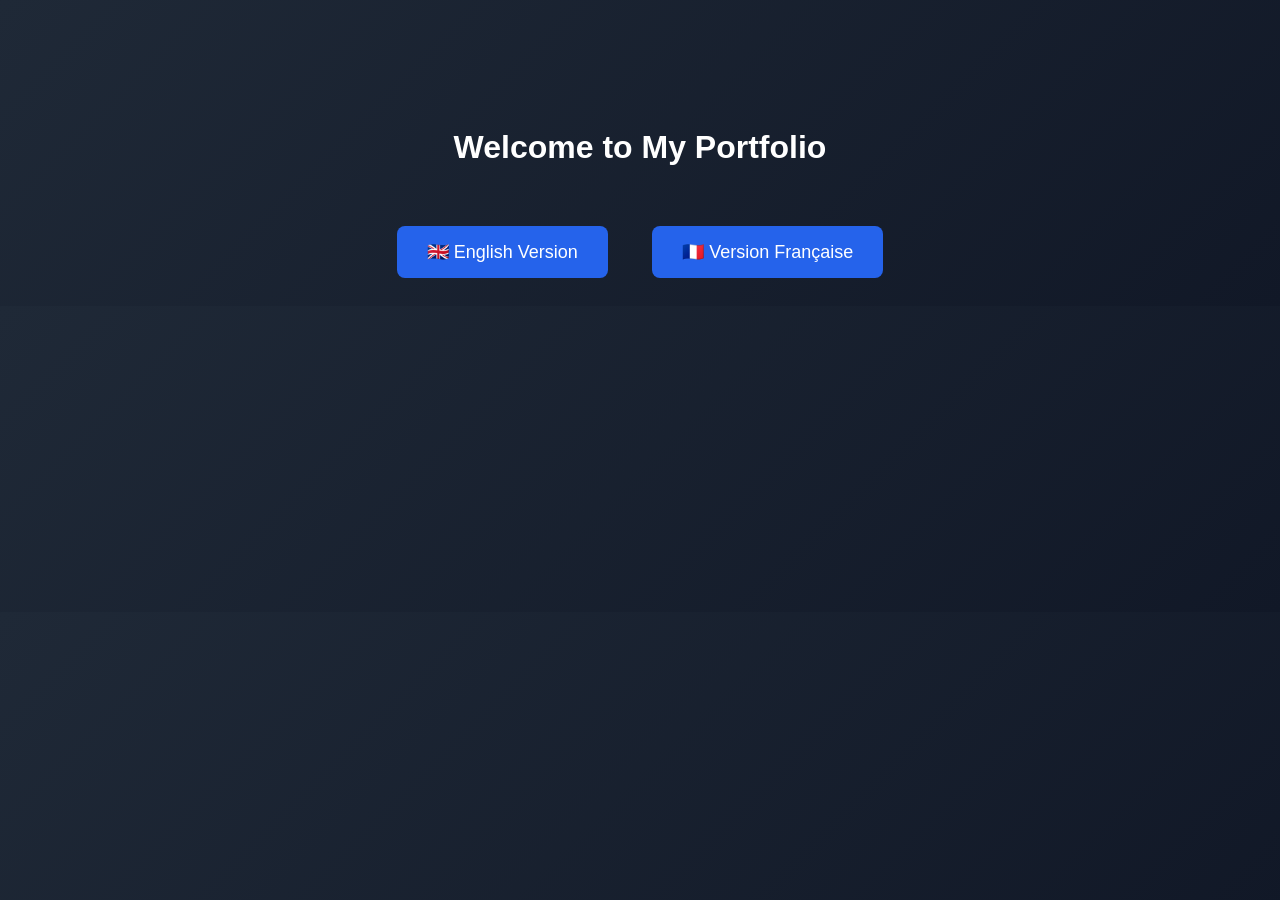
<file: index.html>
<!DOCTYPE html>
<html lang="en">
<head>
  <meta charset="UTF-8">
  <title>Ichraf Jarroudi | Portfolio</title>
  <style>
    body {
      font-family: Arial, sans-serif;
      background: linear-gradient(135deg, #1f2937, #111827);
      color: white;
      text-align: center;
      padding-top: 100px;
    }

    h1 {
      margin-bottom: 40px;
    }

    .btn {
      display: inline-block;
      margin: 20px;
      padding: 15px 30px;
      font-size: 18px;
      text-decoration: none;
      color: white;
      background-color: #2563eb;
      border-radius: 8px;
      transition: 0.3s;
    }

    .btn:hover {
      background-color: #1d4ed8;
      transform: scale(1.05);
    }
  </style>
</head>
<body>

  <h1>Welcome to My Portfolio</h1>

  <a href="english/" class="btn">🇬🇧 English Version</a>
  <a href="francais/" class="btn">🇫🇷 Version Française</a>

</body>
</html>
</file>
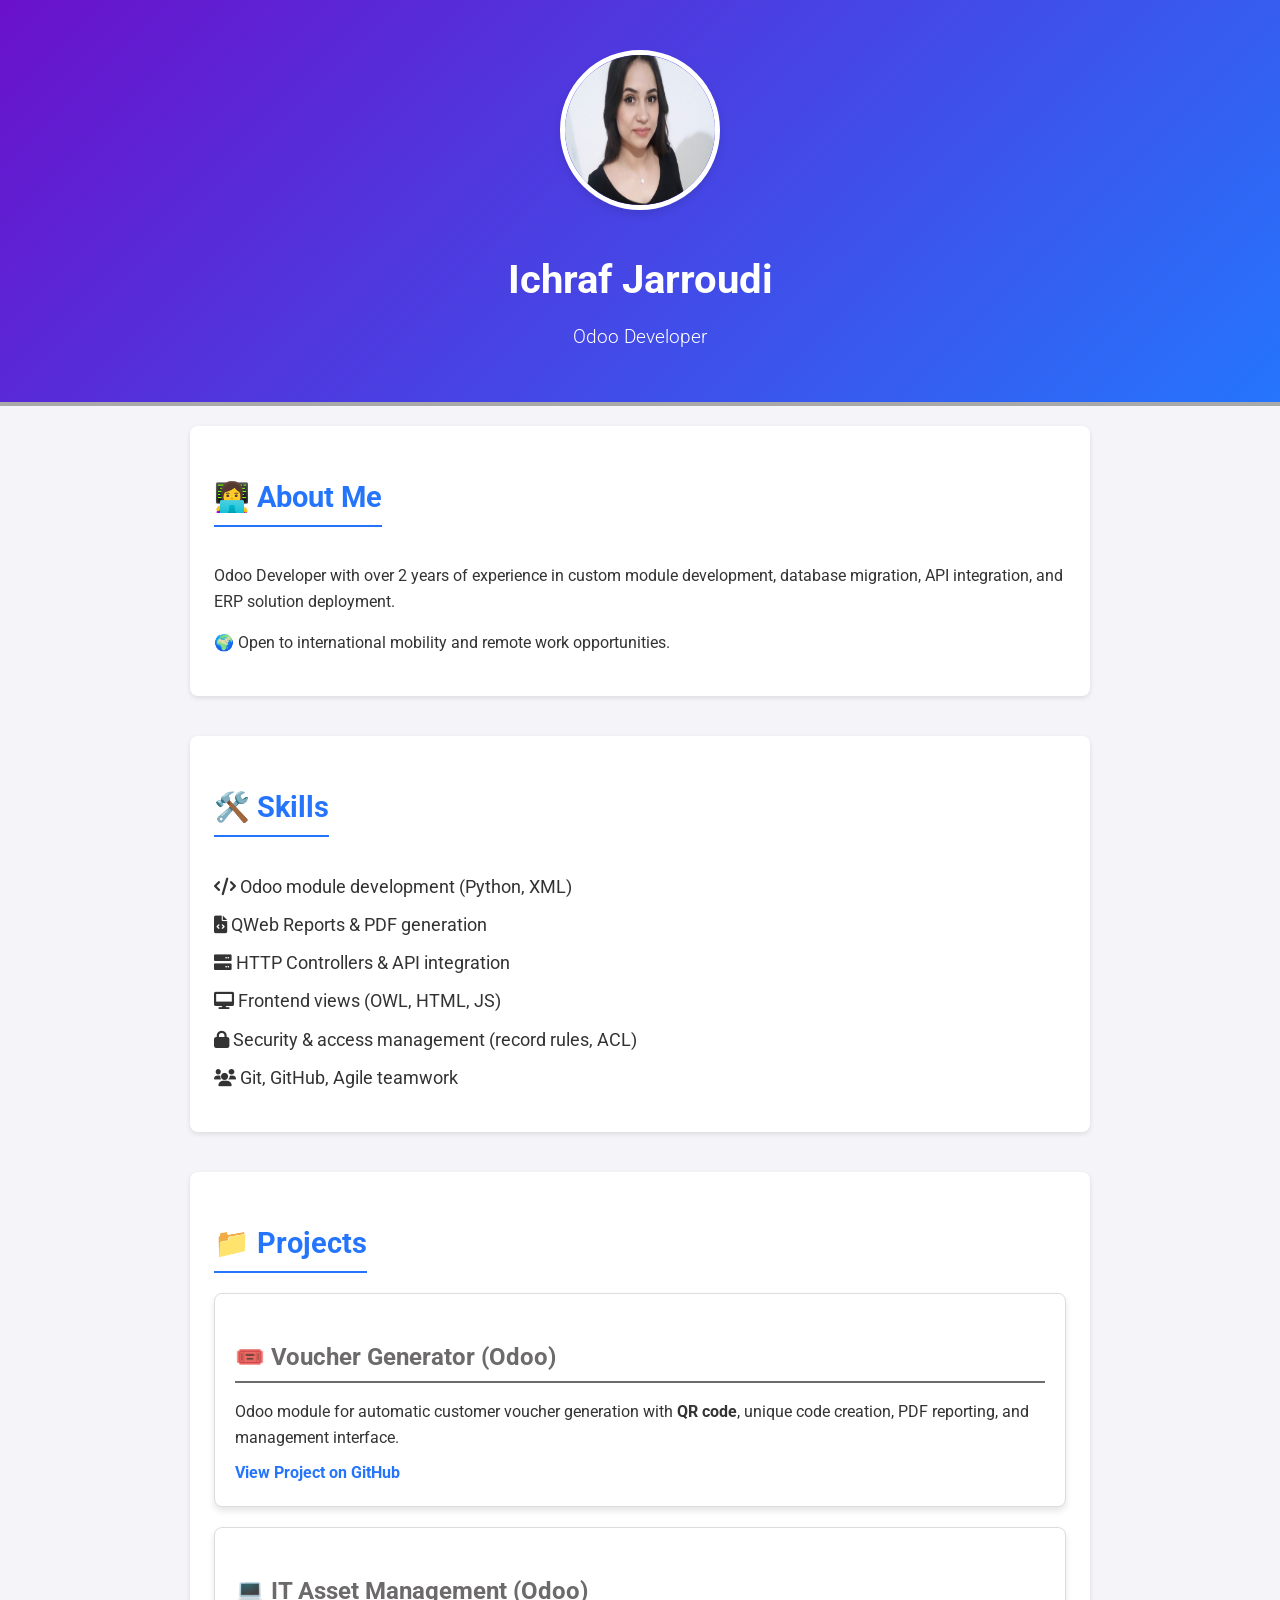
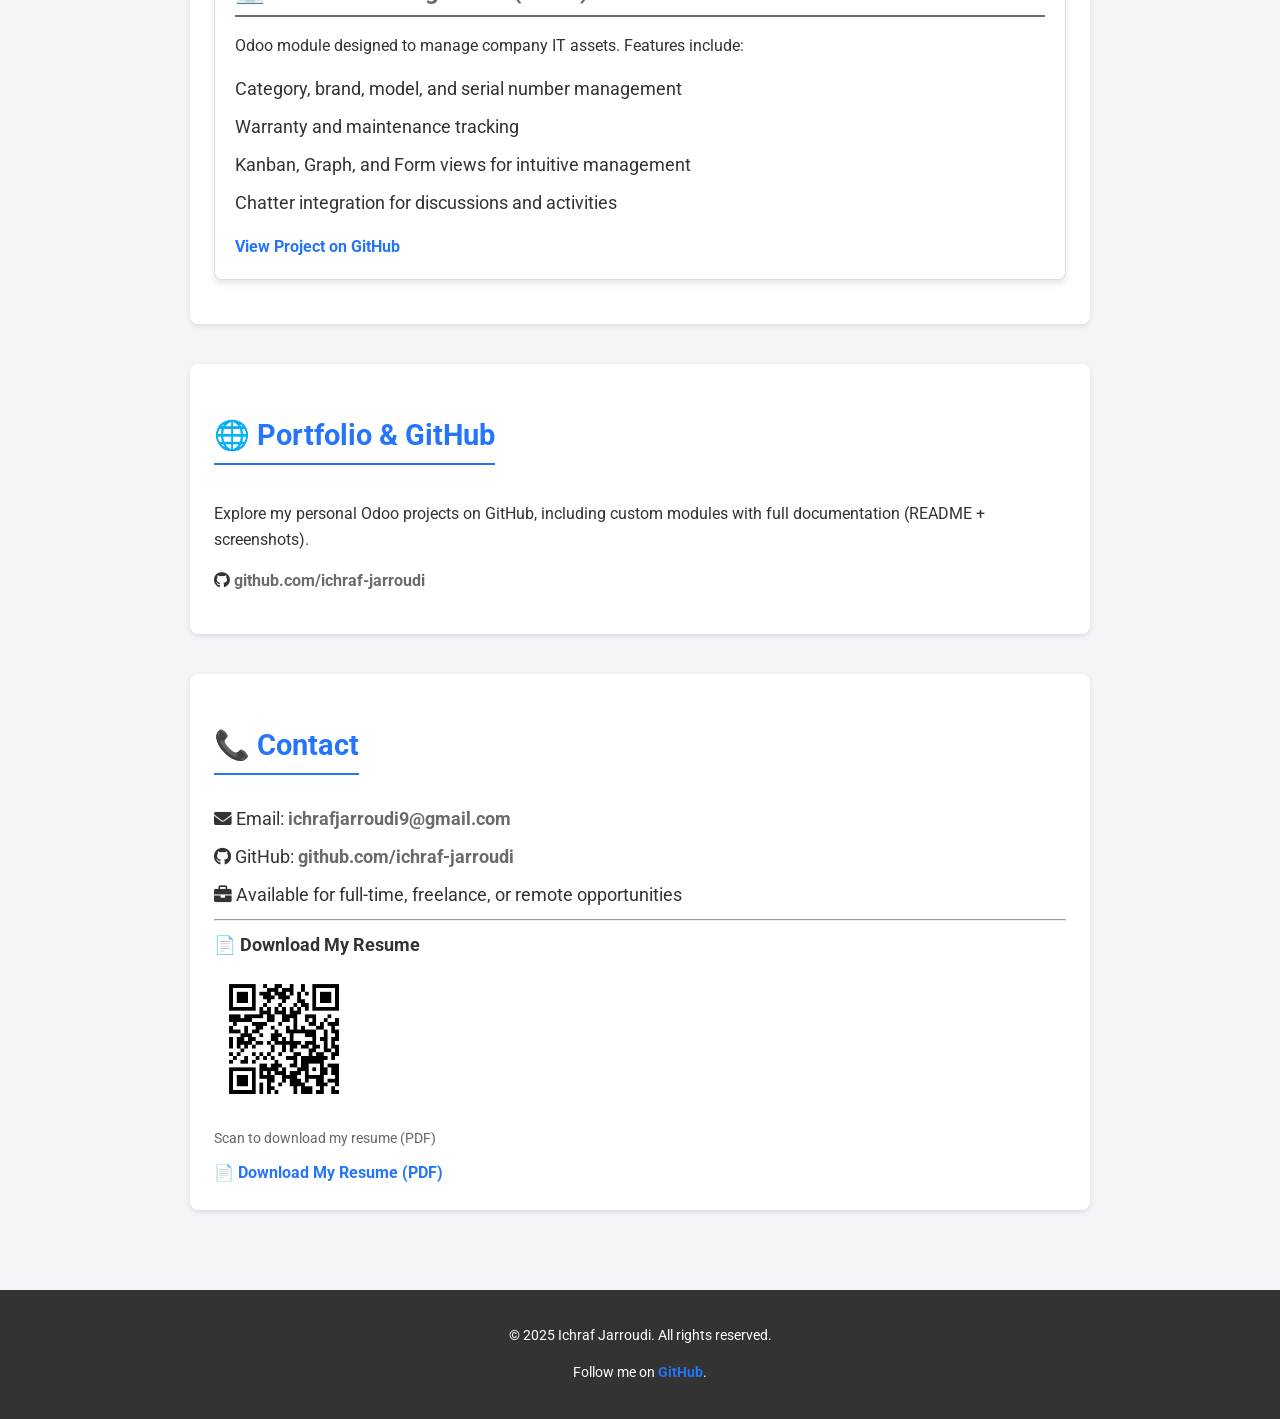
<file: english/index.html>
<!DOCTYPE html>
<html lang="en">
<head>
  <meta charset="UTF-8">
  <meta name="viewport" content="width=device-width, initial-scale=1.0">
  <title>Ichraf Jarroudi | Portfolio</title>
  <link rel="stylesheet" href="styles.css">
  <link href="https://fonts.googleapis.com/css2?family=Roboto:wght@400;700&display=swap" rel="stylesheet">
  <link rel="stylesheet" href="https://cdnjs.cloudflare.com/ajax/libs/font-awesome/6.0.0-beta3/css/all.min.css">
  <style>
    body {
      font-family: 'Roboto', sans-serif;
      margin: 0;
      padding: 0;
      background-color: #f4f4f9;
      color: #333;
    }
    header {
      background: linear-gradient(135deg, #6a11cb, #2575fc);
      color: white;
      text-align: center;
      padding: 50px 20px;
    }
    header .profile-pic {
      width: 150px;
      height: 150px;
      border-radius: 50%;
      border: 5px solid white;
      margin-bottom: 20px;
    }
    header h1 {
      font-size: 2.5rem;
      margin: 10px 0;
    }
    header p {
      font-size: 1.2rem;
      margin: 0;
    }
    main {
      padding: 20px;
    }
    section {
      margin-bottom: 40px;
    }
    section h2 {
      font-size: 1.8rem;
      color: #2575fc;
      margin-bottom: 20px;
      border-bottom: 2px solid #2575fc;
      display: inline-block;
    }
    .skills ul, .projects ul {
      list-style: none;
      padding: 0;
    }
    .skills li, .projects li {
      margin: 10px 0;
      font-size: 1.1rem;
    }
    .projects .project {
      background: white;
      border: 1px solid #ddd;
      border-radius: 8px;
      padding: 20px;
      margin-bottom: 20px;
      box-shadow: 0 4px 6px rgba(0, 0, 0, 0.1);
      transition: transform 0.3s ease, box-shadow 0.3s ease;
    }
    .projects .project:hover {
      transform: translateY(-5px);
      box-shadow: 0 6px 10px rgba(0, 0, 0, 0.15);
    }
    .projects .project h3 {
      font-size: 1.5rem;
      margin-bottom: 10px;
    }
    .projects .project p {
      font-size: 1rem;
      margin-bottom: 10px;
    }
    .projects .project a {
      text-decoration: none;
      color: #2575fc;
      font-weight: bold;
    }
    .contact p {
      font-size: 1.1rem;
      margin: 10px 0;
    }
    footer {
      background: #333;
      color: white;
      text-align: center;
      padding: 20px;
    }
    footer a {
      color: #2575fc;
      text-decoration: none;
    }
  </style>
</head>
<body>
  <header>
    <img src="images/profile.jpg" alt="Profile picture of Ichraf Jarroudi" class="profile-pic">
    <h1>Ichraf Jarroudi</h1>
    <p>Odoo Developer</p>
  </header>

  <main>
    <section class="about">
      <h2>👩‍💻 About Me</h2>
      <p>
        Odoo Developer with over 2 years of experience in custom module development,
        database migration, API integration, and ERP solution deployment.
      </p>
      <p>
        🌍 Open to international mobility and remote work opportunities.
      </p>
    </section>

    <section class="skills">
      <h2>🛠️ Skills</h2>
      <ul>
        <li><i class="fas fa-code"></i> Odoo module development (Python, XML)</li>
        <li><i class="fas fa-file-code"></i> QWeb Reports & PDF generation</li>
        <li><i class="fas fa-server"></i> HTTP Controllers & API integration</li>
        <li><i class="fas fa-desktop"></i> Frontend views (OWL, HTML, JS)</li>
        <li><i class="fas fa-lock"></i> Security & access management (record rules, ACL)</li>
        <li><i class="fas fa-users"></i> Git, GitHub, Agile teamwork</li>
      </ul>
    </section>

    <section class="projects">
      <h2>📁 Projects</h2>

      <article class="project">
        <h3>🎟️ Voucher Generator (Odoo)</h3>
        <p>
          Odoo module for automatic customer voucher generation with <strong>QR code</strong>,
          unique code creation, PDF reporting, and management interface.
        </p>
        <a href="https://github.com/ichraf-jarroudi/voucher_generator" target="_blank">View Project on GitHub</a>
      </article>

      <article class="project">
        <h3>💻 IT Asset Management (Odoo)</h3>
        <p>
          Odoo module designed to manage company IT assets. Features include:
        </p>
        <ul>
          <li>Category, brand, model, and serial number management</li>
          <li>Warranty and maintenance tracking</li>
          <li>Kanban, Graph, and Form views for intuitive management</li>
          <li>Chatter integration for discussions and activities</li>
        </ul>
        <a href="https://github.com/ichraf-jarroudi/it_asset_management" target="_blank">View Project on GitHub</a>
      </article>
    </section>

    <section class="portfolio">
      <h2>🌐 Portfolio & GitHub</h2>
      <p>
        Explore my personal Odoo projects on GitHub, including custom modules
        with full documentation (README + screenshots).
      </p>
      <p>
        <i class="fab fa-github"></i>
        <a href="https://github.com/ichraf-jarroudi" target="_blank">
          github.com/ichraf-jarroudi
        </a>
      </p>
    </section>

    <section class="contact">
      <h2>📞 Contact</h2>
      <p><i class="fas fa-envelope"></i> Email: <a href="mailto:ichrafjarroudi9@gmail.com">ichrafjarroudi9@gmail.com</a></p>
      <p><i class="fab fa-github"></i> GitHub: <a href="https://github.com/ichraf-jarroudi" target="_blank">github.com/ichraf-jarroudi</a></p>
      <p><i class="fas fa-briefcase"></i> Available for full-time, freelance, or remote opportunities</p>
      <!-- QR code for CV download -->
      <hr>

      <p><strong>📄 Download My Resume</strong></p>

      <img src="images/qr_cv.png"
          alt="QR Code Download Resume"
          style="width:140px;height:140px;">

      <p style="font-size:0.9rem; color:#666;">
        Scan to download my resume (PDF)
      </p>

      <a href="assets/cv/Ichraf_Jarroudi_CV_ENG.pdf"
        download
        style="font-weight:bold; color:#2575fc;">
        📄 Download My Resume (PDF)
      </a>

    </section>
  </main>

  <footer>
    <p>&copy; 2025 Ichraf Jarroudi. All rights reserved.</p>
    <p>Follow me on <a href="https://github.com/ichraf-jarroudi" target="_blank">GitHub</a>.</p>
  </footer>
</body>
</html>
</file>
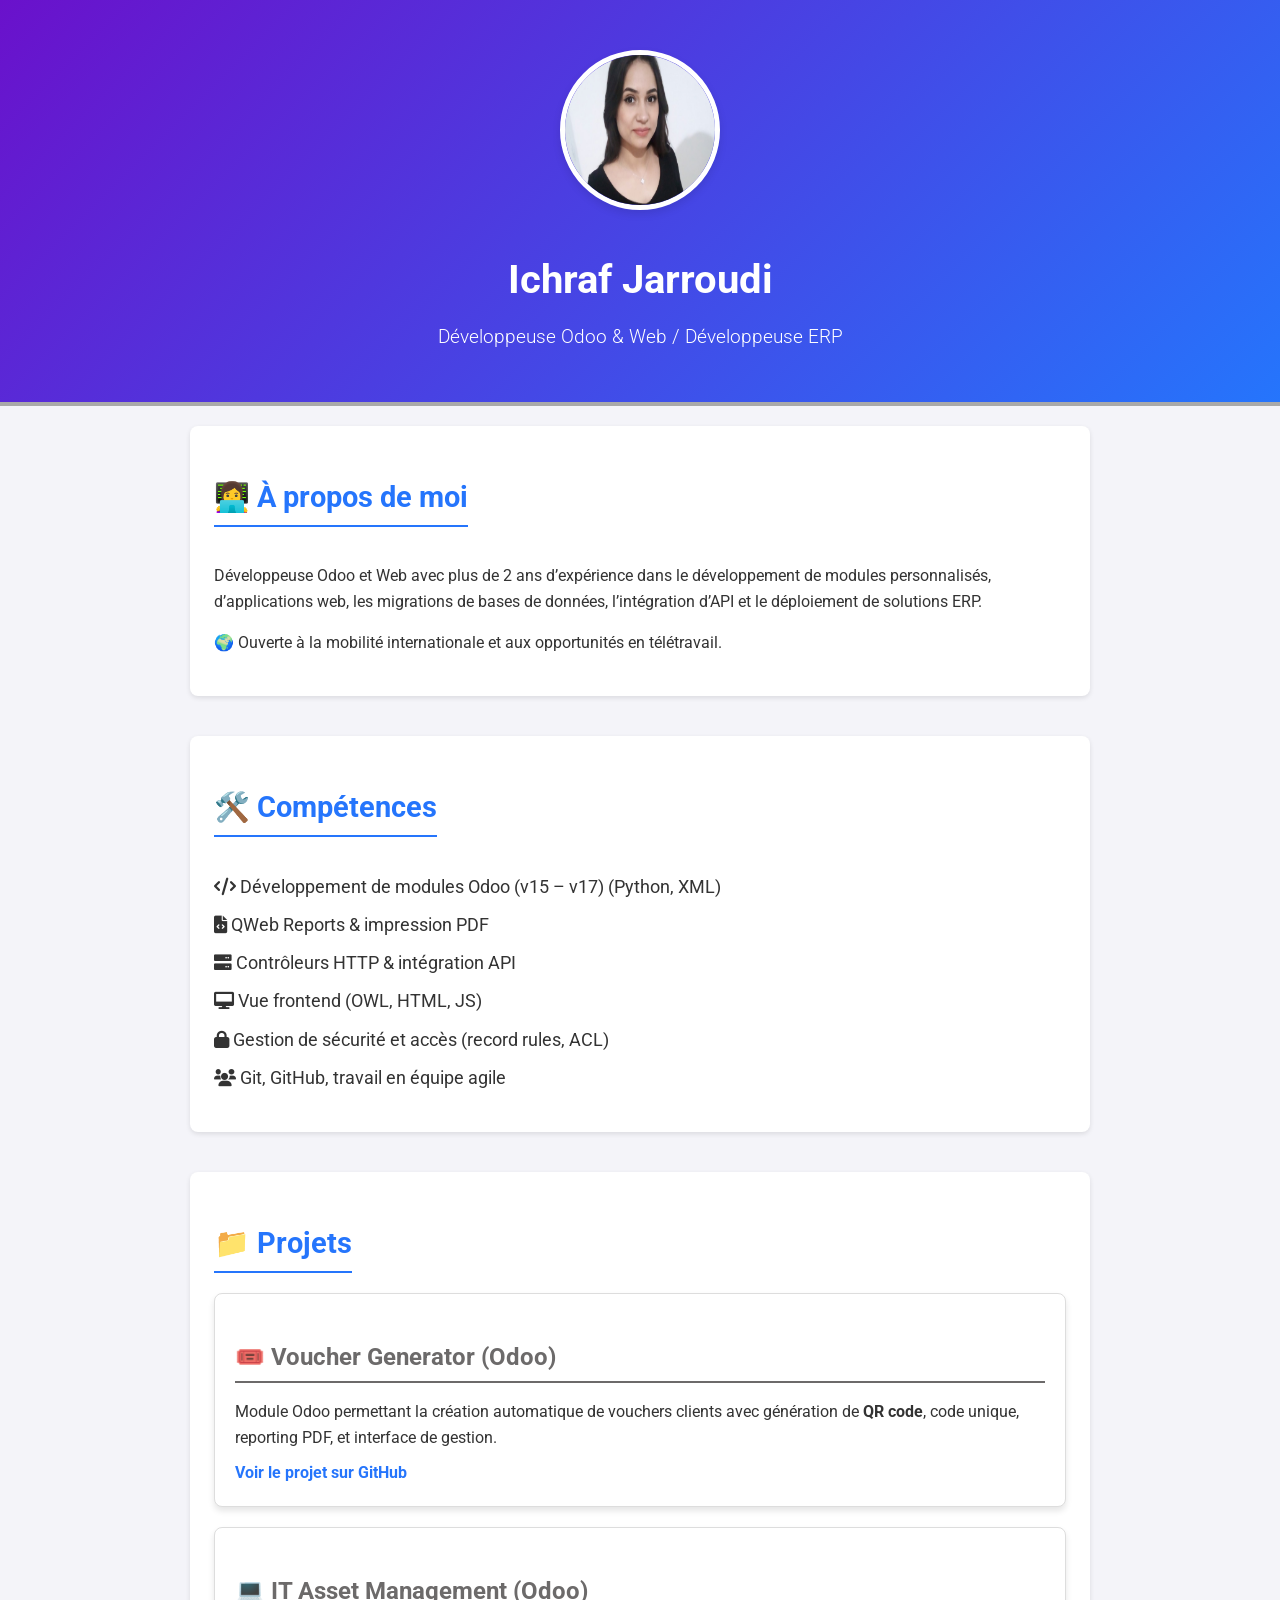
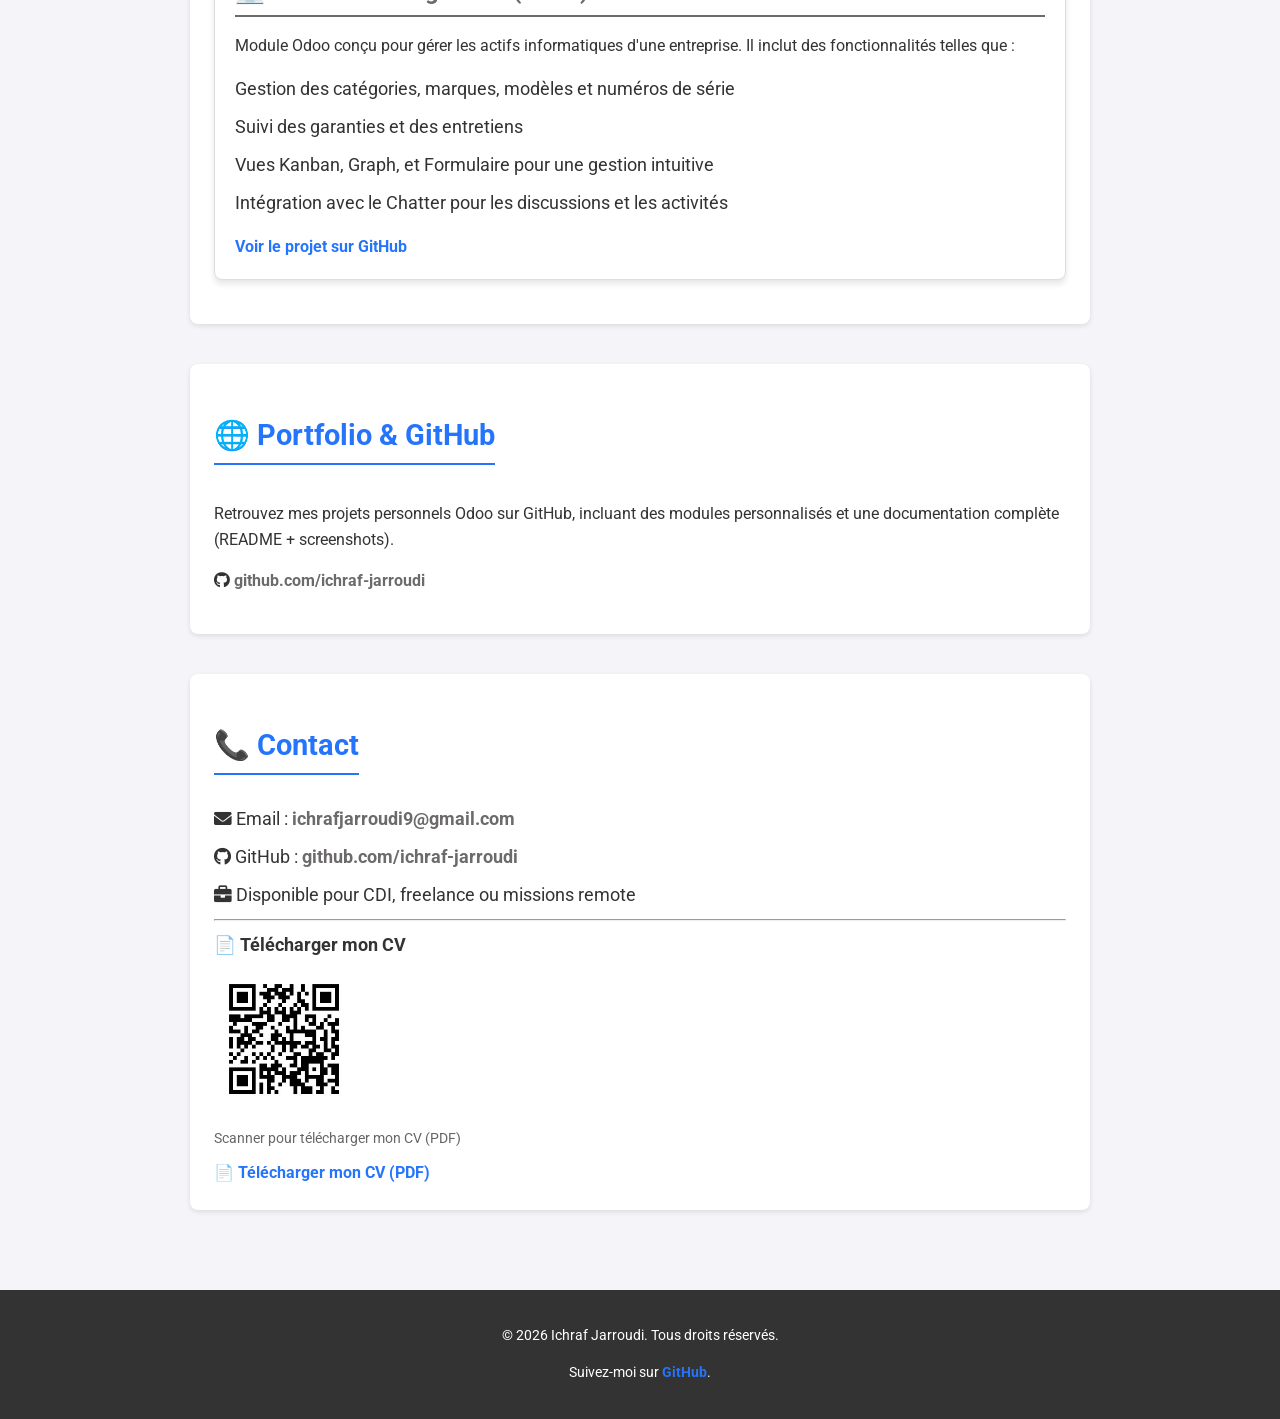
<file: francais/index.html>
<!DOCTYPE html>
<html lang="fr">
<head>
  <meta charset="UTF-8">
  <meta name="viewport" content="width=device-width, initial-scale=1.0">
  <title>Portfolio - Ichraf Jarroudi</title>
  <link rel="stylesheet" href="styles.css">
  <link href="https://fonts.googleapis.com/css2?family=Roboto:wght@400;700&display=swap" rel="stylesheet">
  <link rel="stylesheet" href="https://cdnjs.cloudflare.com/ajax/libs/font-awesome/6.0.0-beta3/css/all.min.css">
  <style>
    body {
      font-family: 'Roboto', sans-serif;
      margin: 0;
      padding: 0;
      background-color: #f4f4f9;
      color: #333;
    }
    header {
      background: linear-gradient(135deg, #6a11cb, #2575fc);
      color: white;
      text-align: center;
      padding: 50px 20px;
    }
    header .profile-pic {
      width: 150px;
      height: 150px;
      border-radius: 50%;
      border: 5px solid white;
      margin-bottom: 20px;
    }
    header h1 {
      font-size: 2.5rem;
      margin: 10px 0;
    }
    header p {
      font-size: 1.2rem;
      margin: 0;
    }
    main {
      padding: 20px;
    }
    section {
      margin-bottom: 40px;
    }
    section h2 {
      font-size: 1.8rem;
      color: #2575fc;
      margin-bottom: 20px;
      border-bottom: 2px solid #2575fc;
      display: inline-block;
    }
    .skills ul, .projects ul {
      list-style: none;
      padding: 0;
    }
    .skills li, .projects li {
      margin: 10px 0;
      font-size: 1.1rem;
    }
    .projects .project {
      background: white;
      border: 1px solid #ddd;
      border-radius: 8px;
      padding: 20px;
      margin-bottom: 20px;
      box-shadow: 0 4px 6px rgba(0, 0, 0, 0.1);
      transition: transform 0.3s ease, box-shadow 0.3s ease;
    }
    .projects .project:hover {
      transform: translateY(-5px);
      box-shadow: 0 6px 10px rgba(0, 0, 0, 0.15);
    }
    .projects .project h3 {
      font-size: 1.5rem;
      margin-bottom: 10px;
    }
    .projects .project p {
      font-size: 1rem;
      margin-bottom: 10px;
    }
    .projects .project a {
      text-decoration: none;
      color: #2575fc;
      font-weight: bold;
    }
    .contact p {
      font-size: 1.1rem;
      margin: 10px 0;
    }
    footer {
      background: #333;
      color: white;
      text-align: center;
      padding: 20px;
    }
    footer a {
      color: #2575fc;
      text-decoration: none;
    }
  </style>
</head>
<body>
  <header>
    <img src="images/profile.jpg" alt="Photo de profil de Ichraf Jarroudi" class="profile-pic">
    <h1>Ichraf Jarroudi</h1>
    <p>Développeuse Odoo & Web / Développeuse ERP</p>
  </header>

  <main>
    <section class="about">
      <h2>👩‍💻 À propos de moi</h2>
      <p>
      Développeuse Odoo et Web avec plus de 2 ans d’expérience dans le développement
      de modules personnalisés, d’applications web, les migrations de bases de données,
      l’intégration d’API et le déploiement de solutions ERP.
      </p>

      <p>
      🌍 Ouverte à la mobilité internationale et aux opportunités en télétravail.
      </p>

    </section>

    <section class="skills">
      <h2>🛠️ Compétences</h2>
      <ul>
        <li><i class="fas fa-code"></i> Développement de modules Odoo (v15 – v17) (Python, XML)</li>
        <li><i class="fas fa-file-code"></i> QWeb Reports & impression PDF</li>
        <li><i class="fas fa-server"></i> Contrôleurs HTTP & intégration API</li>
        <li><i class="fas fa-desktop"></i> Vue frontend (OWL, HTML, JS)</li>
        <li><i class="fas fa-lock"></i> Gestion de sécurité et accès (record rules, ACL)</li>
        <li><i class="fas fa-users"></i> Git, GitHub, travail en équipe agile</li>
      </ul>
    </section>

    <section class="projects">
      <h2>📁 Projets</h2>

      <article class="project">
        <h3>🎟️ Voucher Generator (Odoo)</h3>
        <p>
          Module Odoo permettant la création automatique de vouchers clients avec génération de <strong>QR code</strong>, code unique, reporting PDF, et interface de gestion.
        </p>
        <a href="https://github.com/ichraf-jarroudi/voucher_generator" target="_blank">Voir le projet sur GitHub</a>
      </article>

      <article class="project">
        <h3>💻 IT Asset Management (Odoo)</h3>
        <p>
          Module Odoo conçu pour gérer les actifs informatiques d'une entreprise. Il inclut des fonctionnalités telles que :
        </p>
        <ul>
          <li>Gestion des catégories, marques, modèles et numéros de série</li>
          <li>Suivi des garanties et des entretiens</li>
          <li>Vues Kanban, Graph, et Formulaire pour une gestion intuitive</li>
          <li>Intégration avec le Chatter pour les discussions et les activités</li>
        </ul>
        <a href="https://github.com/ichraf-jarroudi/it_asset_management" target="_blank">Voir le projet sur GitHub</a>
      </article>
    </section>
    <section class="portfolio">
      <h2>🌐 Portfolio & GitHub</h2>
      <p>
        Retrouvez mes projets personnels Odoo sur GitHub, incluant des modules personnalisés
         et une documentation complète (README + screenshots).
      </p>
      <p>
        <i class="fab fa-github"></i>
        <a href="https://github.com/ichraf-jarroudi" target="_blank">
          github.com/ichraf-jarroudi
        </a>
      </p>
    </section>

    <section class="contact">
      <h2>📞 Contact</h2>
      <p><i class="fas fa-envelope"></i> Email : <a href="mailto:ichrafjarroudi9@gmail.com">ichrafjarroudi9@gmail.com</a></p>
      <p><i class="fab fa-github"></i> GitHub : <a href="https://github.com/ichraf-jarroudi" target="_blank">github.com/ichraf-jarroudi</a></p>
      <p><i class="fas fa-briefcase"></i> Disponible pour CDI, freelance ou missions remote</p>
    <!-- QR code vers le portfolio -->
  <hr>

  <p><strong>📄 Télécharger mon CV</strong></p>

  <img src="images/qr_cv.png"
      alt="QR Code Télécharger CV"
      style="width:140px;height:140px;">

  <p style="font-size:0.9rem; color:#666;">
    Scanner pour télécharger mon CV (PDF)
  </p>

  <a href="assets/cv/Ichraf_Jarroudi_CV_FR.pdf"
    download
    style="font-weight:bold; color:#2575fc;">
    📄 Télécharger mon CV (PDF)
  </a>

</section>
  </main>

  <footer>
    <p>&copy; 2026 Ichraf Jarroudi. Tous droits réservés.</p>
    <p>Suivez-moi sur <a href="https://github.com/ichraf-jarroudi" target="_blank">GitHub</a>.</p>
  </footer>
</body>
</html>
</file>
<file: english/styles.css>
/* styles.css */

/* Palette de couleurs harmonieuse */
:root {
    --primary-color: #a9a8a8; /* Bleu moderne */
    --secondary-color: #f9f9f9; /* Fond clair */
    --text-color: #333; /* Couleur du texte */
    --footer-bg: #333; /* Fond du footer */
    --link-hover: #a9a9a9; /* Couleur des liens au survol */
    --primary-color: #6c6a6a;
  }
  
  /* Corps de la page */
  body {
    font-family: 'Arial', sans-serif;
    margin: 0;
    padding: 0;
    background-color: var(--secondary-color);
    color: var(--text-color);
    line-height: 1.6;
    animation: fadeIn 1.5s ease-in-out; /* Animation d'apparition */
  }
  
  /* Conteneur principal */
  .container {
    max-width: 800px;
    margin: 0 auto;
    padding: 20px;
  }
  
  /* En-tête */
  header {
    background-color: var(--primary-color);
    color: white;
    text-align: center;
    padding: 20px 0;
    border-bottom: 4px solid var(--link-hover); /* Ligne décorative */
  }
  
  header h1 {
    margin: 0;
    font-size: 2.5em;
    animation: slideIn 1s ease-in-out; /* Animation de glissement */
  }
  
  header p {
    margin: 5px 0 0;
    font-size: 1.2em;
    font-weight: 300;
  }
  
  /* Section principale */
  main {
    margin: 20px 0;
    animation: fadeIn 1.5s ease-in-out; /* Animation d'apparition */
  }
  
  h2 {
    color: var(--primary-color);
    margin-bottom: 10px;
    border-bottom: 2px solid var(--primary-color); /* Ligne décorative sous les titres */
    display: inline-block;
    padding-bottom: 5px;
  }
  
  ul {
    list-style: none;
    padding: 0;
  }
  
  ul li {
    margin: 10px 0;
  }
  
  ul li a {
    text-decoration: none;
    color: var(--primary-color);
    font-weight: bold;
    transition: color 0.3s ease; /* Transition douce pour les liens */
  }
  
  ul li a:hover {
    color: var(--link-hover);
    text-decoration: underline;
  }
  
  /* Pied de page */
  footer {
    text-align: center;
    padding: 10px 0;
    background-color: var(--footer-bg);
    color: white;
    margin-top: 20px;
  }
  
  footer a {
    color: var(--primary-color);
    text-decoration: none;
    transition: color 0.3s ease; /* Transition douce pour les liens */
  }
  
  footer a:hover {
    color: var(--link-hover);
    text-decoration: underline;
  }
  
  /* Animations */
  @keyframes fadeIn {
    from {
      opacity: 0;
    }
    to {
      opacity: 1;
    }
  }
  
  @keyframes slideIn {
    from {
      transform: translateY(-20px);
      opacity: 0;
    }
    to {
      transform: translateY(0);
      opacity: 1;
    }
  }
  /* Photo de profil */
.profile-pic {
    width: 150px; /* Largeur de l'image */
    height: 150px; /* Hauteur de l'image */
    border-radius: 50%; /* Rend l'image circulaire */
    border: 5px solid white; /* Bordure blanche autour de l'image */
    box-shadow: 0 4px 8px rgba(0, 0, 0, 0.1); /* Ombre subtile */
    margin-bottom: 15px; /* Espacement sous l'image */
  }
  body {
    font-family: Arial, sans-serif;
    margin: 0;
    background: #f5f5f5;
    color: #333;
  }
  
  .container {
    width: 90%;
    max-width: 900px;
    margin: auto;
    padding: 20px;
  }
  
  header {
    text-align: center;
    background-color: #222;
    color: white;
    padding: 30px 0;
  }
  
  .profile-pic {
    width: 120px;
    height: 120px;
    border-radius: 50%;
    border: 3px solid #fff;
    margin-bottom: 10px;
  }
  
  a {
    color: #0077cc;
    text-decoration: none;
  }
  
  a:hover {
    text-decoration: underline;
  }
  
  /* Animations */
  .fade-in {
    animation: fadeIn 1.5s ease-in;
  }
  
  .fade-in-delay {
    animation: fadeIn 2s ease-in forwards;
    opacity: 0;
    animation-delay: 0.5s;
  }
  
  .slide-in {
    animation: slideIn 1s ease-out;
  }
  
  .zoom-in {
    animation: zoomIn 1.2s ease;
  }
  
  .slide-up {
    animation: slideUp 1s ease-out;
  }
  
  @keyframes fadeIn {
    from { opacity: 0; }
    to { opacity: 1; }
  }
  
  @keyframes slideIn {
    from { transform: translateX(-50px); opacity: 0; }
    to { transform: translateX(0); opacity: 1; }
  }
  
  @keyframes zoomIn {
    from { transform: scale(0.8); opacity: 0; }
    to { transform: scale(1); opacity: 1; }
  }
  
  @keyframes slideUp {
    from { transform: translateY(30px); opacity: 0; }
    to { transform: translateY(0); opacity: 1; }
  }
  .circle-container {
    display: flex;
    justify-content: center;
    flex-wrap: wrap;
    gap: 30px;
    padding: 40px 0;
  }
  
  .circle-item {
    width: 150px;
    height: 150px;
    border-radius: 50%;
    background-color: white;
    box-shadow: 0 4px 10px rgba(0,0,0,0.1);
    text-align: center;
    text-decoration: none;
    color: #333;
    overflow: hidden;
    position: relative;
    transition: transform 0.3s;
  }
  
  .circle-item:hover {
    transform: scale(1.05);
    box-shadow: 0 6px 14px rgba(0,0,0,0.2);
  }
  
  .circle-item img {
    width: 100%;
    height: 100%;
    object-fit: cover;
    border-radius: 50%;
    filter: brightness(0.85);
  }
  
  .circle-item span {
    position: absolute;
    bottom: 10px;
    width: 100%;
    background: rgba(0, 0, 0, 0.5);
    color: white;
    padding: 4px 0;
    font-weight: bold;
    font-size: 14px;
    border-bottom-left-radius: 50%;
    border-bottom-right-radius: 50%;
  }
  :root {
    --primary-color: #6c6a6a;
    --secondary-color: #f9f9f9;
    --text-color: #333;
    --footer-bg: #333;
    --link-hover: #a9a9a9;
  }
  
  body {
    font-family: 'Segoe UI', 'Arial', sans-serif;
    margin: 0;
    padding: 0;
    background-color: var(--secondary-color);
    color: var(--text-color);
    line-height: 1.6;
    animation: fadeIn 1.5s ease-in-out;
  }
  
  .container, main {
    max-width: 900px;
    margin: auto;
    padding: 20px;
  }
  
  header {
    background-color: var(--primary-color);
    color: white;
    text-align: center;
    padding: 30px 0;
    border-bottom: 4px solid var(--link-hover);
  }
  
  header h1 {
    margin: 0;
    font-size: 2.5em;
    animation: slideIn 1s ease-in-out;
  }
  
  header p {
    margin: 10px 0 0;
    font-size: 1.2em;
    font-weight: 300;
  }
  
  .profile-pic {
    width: 120px;
    height: 120px;
    border-radius: 50%;
    border: 3px solid #fff;
    margin-bottom: 10px;
    box-shadow: 0 4px 8px rgba(0, 0, 0, 0.1);
  }
  
  h2, h3 {
    color: var(--primary-color);
    border-bottom: 2px solid var(--primary-color);
    padding-bottom: 5px;
    margin-bottom: 10px;
  }
  
  section {
    margin-bottom: 2rem;
    background: white;
    padding: 1.5rem;
    border-radius: 8px;
    box-shadow: 0 2px 5px rgba(0,0,0,0.1);
  }
  
  ul {
    list-style: square;
    padding-left: 1.2rem;
  }
  
  ul li {
    margin: 10px 0;
  }
  
  ul li a, a {
    color: var(--primary-color);
    font-weight: bold;
    text-decoration: none;
    transition: color 0.3s ease;
  }
  
  a:hover, ul li a:hover {
    color: var(--link-hover);
    text-decoration: underline;
  }
  
  footer {
    text-align: center;
    padding: 1rem;
    background-color: var(--footer-bg);
    color: white;
    font-size: 0.9rem;
  }
  
  footer a {
    color: var(--primary-color);
    text-decoration: none;
  }
  
  footer a:hover {
    color: var(--link-hover);
    text-decoration: underline;
  }
  
  /* Animations */
  @keyframes fadeIn {
    from { opacity: 0; }
    to { opacity: 1; }
  }
  
  @keyframes slideIn {
    from { transform: translateY(-20px); opacity: 0; }
    to { transform: translateY(0); opacity: 1; }
  }
  
  @keyframes zoomIn {
    from { transform: scale(0.8); opacity: 0; }
    to { transform: scale(1); opacity: 1; }
  }
  
  @keyframes slideUp {
    from { transform: translateY(30px); opacity: 0; }
    to { transform: translateY(0); opacity: 1; }
  }
  
  .fade-in { animation: fadeIn 1.5s ease-in; }
  .fade-in-delay { animation: fadeIn 2s ease-in forwards; opacity: 0; animation-delay: 0.5s; }
  .slide-in { animation: slideIn 1s ease-out; }
  .zoom-in { animation: zoomIn 1.2s ease; }
  .slide-up { animation: slideUp 1s ease-out; }
  
  /* Cercles de projets */
  .circle-container {
    display: flex;
    justify-content: center;
    flex-wrap: wrap;
    gap: 30px;
    padding: 40px 0;
  }
  
  .circle-item {
    width: 150px;
    height: 150px;
    border-radius: 50%;
    background-color: white;
    box-shadow: 0 4px 10px rgba(0,0,0,0.1);
    text-align: center;
    text-decoration: none;
    color: #333;
    overflow: hidden;
    position: relative;
    transition: transform 0.3s;
  }
  
  .circle-item:hover {
    transform: scale(1.05);
    box-shadow: 0 6px 14px rgba(0,0,0,0.2);
  }
  
  .circle-item img {
    width: 100%;
    height: 100%;
    object-fit: cover;
    border-radius: 50%;
    filter: brightness(0.85);
  }
  
  .circle-item span {
    position: absolute;
    bottom: 10px;
    width: 100%;
    background: rgba(0, 0, 0, 0.5);
    color: white;
    padding: 4px 0;
    font-weight: bold;
    font-size: 14px;
    border-bottom-left-radius: 50%;
    border-bottom-right-radius: 50%;
  }
</file>
<file: francais/styles.css>
/* styles.css */

/* Palette de couleurs harmonieuse */
:root {
    --primary-color: #a9a8a8; /* Bleu moderne */
    --secondary-color: #f9f9f9; /* Fond clair */
    --text-color: #333; /* Couleur du texte */
    --footer-bg: #333; /* Fond du footer */
    --link-hover: #a9a9a9; /* Couleur des liens au survol */
    --primary-color: #6c6a6a;
  }
  
  /* Corps de la page */
  body {
    font-family: 'Arial', sans-serif;
    margin: 0;
    padding: 0;
    background-color: var(--secondary-color);
    color: var(--text-color);
    line-height: 1.6;
    animation: fadeIn 1.5s ease-in-out; /* Animation d'apparition */
  }
  
  /* Conteneur principal */
  .container {
    max-width: 800px;
    margin: 0 auto;
    padding: 20px;
  }
  
  /* En-tête */
  header {
    background-color: var(--primary-color);
    color: white;
    text-align: center;
    padding: 20px 0;
    border-bottom: 4px solid var(--link-hover); /* Ligne décorative */
  }
  
  header h1 {
    margin: 0;
    font-size: 2.5em;
    animation: slideIn 1s ease-in-out; /* Animation de glissement */
  }
  
  header p {
    margin: 5px 0 0;
    font-size: 1.2em;
    font-weight: 300;
  }
  
  /* Section principale */
  main {
    margin: 20px 0;
    animation: fadeIn 1.5s ease-in-out; /* Animation d'apparition */
  }
  
  h2 {
    color: var(--primary-color);
    margin-bottom: 10px;
    border-bottom: 2px solid var(--primary-color); /* Ligne décorative sous les titres */
    display: inline-block;
    padding-bottom: 5px;
  }
  
  ul {
    list-style: none;
    padding: 0;
  }
  
  ul li {
    margin: 10px 0;
  }
  
  ul li a {
    text-decoration: none;
    color: var(--primary-color);
    font-weight: bold;
    transition: color 0.3s ease; /* Transition douce pour les liens */
  }
  
  ul li a:hover {
    color: var(--link-hover);
    text-decoration: underline;
  }
  
  /* Pied de page */
  footer {
    text-align: center;
    padding: 10px 0;
    background-color: var(--footer-bg);
    color: white;
    margin-top: 20px;
  }
  
  footer a {
    color: var(--primary-color);
    text-decoration: none;
    transition: color 0.3s ease; /* Transition douce pour les liens */
  }
  
  footer a:hover {
    color: var(--link-hover);
    text-decoration: underline;
  }
  
  /* Animations */
  @keyframes fadeIn {
    from {
      opacity: 0;
    }
    to {
      opacity: 1;
    }
  }
  
  @keyframes slideIn {
    from {
      transform: translateY(-20px);
      opacity: 0;
    }
    to {
      transform: translateY(0);
      opacity: 1;
    }
  }
  /* Photo de profil */
.profile-pic {
    width: 150px; /* Largeur de l'image */
    height: 150px; /* Hauteur de l'image */
    border-radius: 50%; /* Rend l'image circulaire */
    border: 5px solid white; /* Bordure blanche autour de l'image */
    box-shadow: 0 4px 8px rgba(0, 0, 0, 0.1); /* Ombre subtile */
    margin-bottom: 15px; /* Espacement sous l'image */
  }
  body {
    font-family: Arial, sans-serif;
    margin: 0;
    background: #f5f5f5;
    color: #333;
  }
  
  .container {
    width: 90%;
    max-width: 900px;
    margin: auto;
    padding: 20px;
  }
  
  header {
    text-align: center;
    background-color: #222;
    color: white;
    padding: 30px 0;
  }
  
  .profile-pic {
    width: 120px;
    height: 120px;
    border-radius: 50%;
    border: 3px solid #fff;
    margin-bottom: 10px;
  }
  
  a {
    color: #0077cc;
    text-decoration: none;
  }
  
  a:hover {
    text-decoration: underline;
  }
  
  /* Animations */
  .fade-in {
    animation: fadeIn 1.5s ease-in;
  }
  
  .fade-in-delay {
    animation: fadeIn 2s ease-in forwards;
    opacity: 0;
    animation-delay: 0.5s;
  }
  
  .slide-in {
    animation: slideIn 1s ease-out;
  }
  
  .zoom-in {
    animation: zoomIn 1.2s ease;
  }
  
  .slide-up {
    animation: slideUp 1s ease-out;
  }
  
  @keyframes fadeIn {
    from { opacity: 0; }
    to { opacity: 1; }
  }
  
  @keyframes slideIn {
    from { transform: translateX(-50px); opacity: 0; }
    to { transform: translateX(0); opacity: 1; }
  }
  
  @keyframes zoomIn {
    from { transform: scale(0.8); opacity: 0; }
    to { transform: scale(1); opacity: 1; }
  }
  
  @keyframes slideUp {
    from { transform: translateY(30px); opacity: 0; }
    to { transform: translateY(0); opacity: 1; }
  }
  .circle-container {
    display: flex;
    justify-content: center;
    flex-wrap: wrap;
    gap: 30px;
    padding: 40px 0;
  }
  
  .circle-item {
    width: 150px;
    height: 150px;
    border-radius: 50%;
    background-color: white;
    box-shadow: 0 4px 10px rgba(0,0,0,0.1);
    text-align: center;
    text-decoration: none;
    color: #333;
    overflow: hidden;
    position: relative;
    transition: transform 0.3s;
  }
  
  .circle-item:hover {
    transform: scale(1.05);
    box-shadow: 0 6px 14px rgba(0,0,0,0.2);
  }
  
  .circle-item img {
    width: 100%;
    height: 100%;
    object-fit: cover;
    border-radius: 50%;
    filter: brightness(0.85);
  }
  
  .circle-item span {
    position: absolute;
    bottom: 10px;
    width: 100%;
    background: rgba(0, 0, 0, 0.5);
    color: white;
    padding: 4px 0;
    font-weight: bold;
    font-size: 14px;
    border-bottom-left-radius: 50%;
    border-bottom-right-radius: 50%;
  }
  :root {
    --primary-color: #6c6a6a;
    --secondary-color: #f9f9f9;
    --text-color: #333;
    --footer-bg: #333;
    --link-hover: #a9a9a9;
  }
  
  body {
    font-family: 'Segoe UI', 'Arial', sans-serif;
    margin: 0;
    padding: 0;
    background-color: var(--secondary-color);
    color: var(--text-color);
    line-height: 1.6;
    animation: fadeIn 1.5s ease-in-out;
  }
  
  .container, main {
    max-width: 900px;
    margin: auto;
    padding: 20px;
  }
  
  header {
    background-color: var(--primary-color);
    color: white;
    text-align: center;
    padding: 30px 0;
    border-bottom: 4px solid var(--link-hover);
  }
  
  header h1 {
    margin: 0;
    font-size: 2.5em;
    animation: slideIn 1s ease-in-out;
  }
  
  header p {
    margin: 10px 0 0;
    font-size: 1.2em;
    font-weight: 300;
  }
  
  .profile-pic {
    width: 120px;
    height: 120px;
    border-radius: 50%;
    border: 3px solid #fff;
    margin-bottom: 10px;
    box-shadow: 0 4px 8px rgba(0, 0, 0, 0.1);
  }
  
  h2, h3 {
    color: var(--primary-color);
    border-bottom: 2px solid var(--primary-color);
    padding-bottom: 5px;
    margin-bottom: 10px;
  }
  
  section {
    margin-bottom: 2rem;
    background: white;
    padding: 1.5rem;
    border-radius: 8px;
    box-shadow: 0 2px 5px rgba(0,0,0,0.1);
  }
  
  ul {
    list-style: square;
    padding-left: 1.2rem;
  }
  
  ul li {
    margin: 10px 0;
  }
  
  ul li a, a {
    color: var(--primary-color);
    font-weight: bold;
    text-decoration: none;
    transition: color 0.3s ease;
  }
  
  a:hover, ul li a:hover {
    color: var(--link-hover);
    text-decoration: underline;
  }
  
  footer {
    text-align: center;
    padding: 1rem;
    background-color: var(--footer-bg);
    color: white;
    font-size: 0.9rem;
  }
  
  footer a {
    color: var(--primary-color);
    text-decoration: none;
  }
  
  footer a:hover {
    color: var(--link-hover);
    text-decoration: underline;
  }
  
  /* Animations */
  @keyframes fadeIn {
    from { opacity: 0; }
    to { opacity: 1; }
  }
  
  @keyframes slideIn {
    from { transform: translateY(-20px); opacity: 0; }
    to { transform: translateY(0); opacity: 1; }
  }
  
  @keyframes zoomIn {
    from { transform: scale(0.8); opacity: 0; }
    to { transform: scale(1); opacity: 1; }
  }
  
  @keyframes slideUp {
    from { transform: translateY(30px); opacity: 0; }
    to { transform: translateY(0); opacity: 1; }
  }
  
  .fade-in { animation: fadeIn 1.5s ease-in; }
  .fade-in-delay { animation: fadeIn 2s ease-in forwards; opacity: 0; animation-delay: 0.5s; }
  .slide-in { animation: slideIn 1s ease-out; }
  .zoom-in { animation: zoomIn 1.2s ease; }
  .slide-up { animation: slideUp 1s ease-out; }
  
  /* Cercles de projets */
  .circle-container {
    display: flex;
    justify-content: center;
    flex-wrap: wrap;
    gap: 30px;
    padding: 40px 0;
  }
  
  .circle-item {
    width: 150px;
    height: 150px;
    border-radius: 50%;
    background-color: white;
    box-shadow: 0 4px 10px rgba(0,0,0,0.1);
    text-align: center;
    text-decoration: none;
    color: #333;
    overflow: hidden;
    position: relative;
    transition: transform 0.3s;
  }
  
  .circle-item:hover {
    transform: scale(1.05);
    box-shadow: 0 6px 14px rgba(0,0,0,0.2);
  }
  
  .circle-item img {
    width: 100%;
    height: 100%;
    object-fit: cover;
    border-radius: 50%;
    filter: brightness(0.85);
  }
  
  .circle-item span {
    position: absolute;
    bottom: 10px;
    width: 100%;
    background: rgba(0, 0, 0, 0.5);
    color: white;
    padding: 4px 0;
    font-weight: bold;
    font-size: 14px;
    border-bottom-left-radius: 50%;
    border-bottom-right-radius: 50%;
  }
</file>
